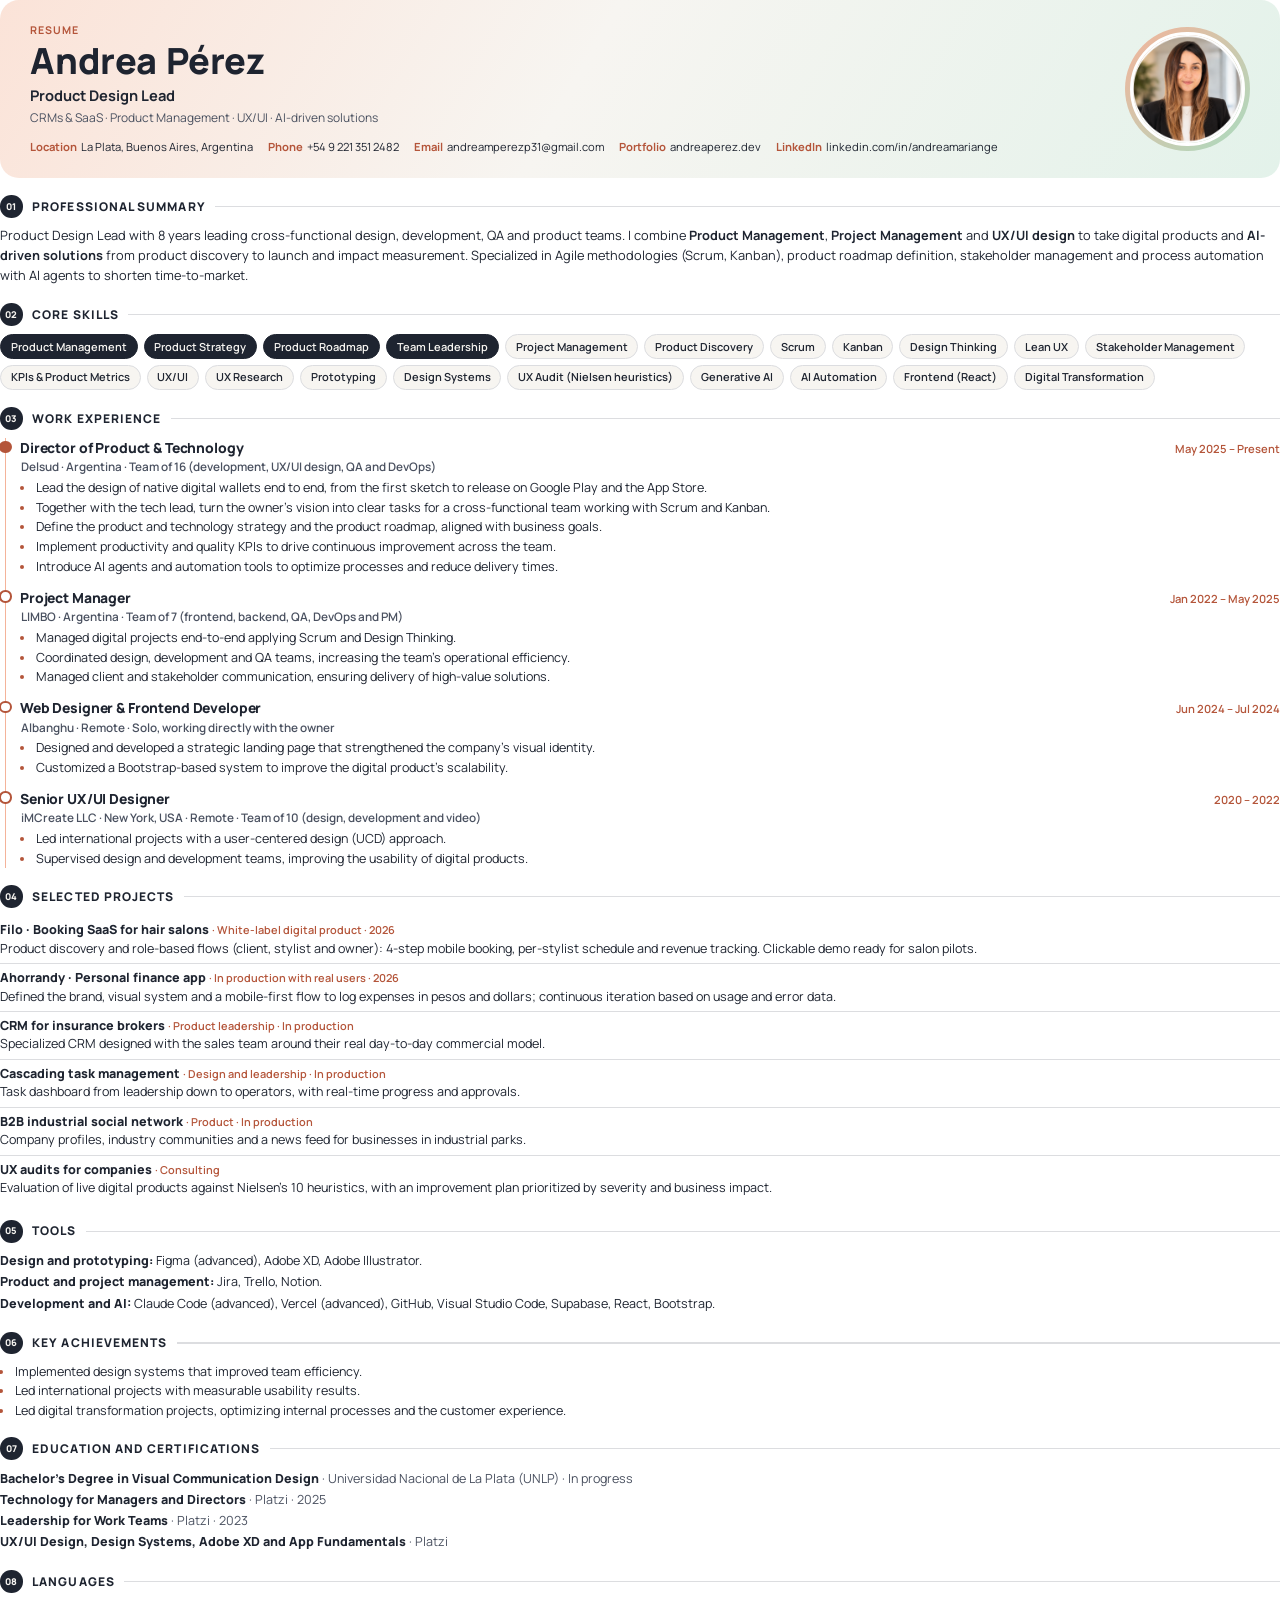
<file: cv/cv-en.html>
<!DOCTYPE html>
<html lang="en">
<head>
<meta charset="utf-8">
<title>CV Andrea Pérez - Product Design Lead</title>
<meta name="author" content="Andrea Pérez">
<meta name="keywords" content="Product Manager, Product Management, Project Manager, Product Design Lead, Product Designer, Scrum, UX/UI, AI">
<link rel="stylesheet" href="cv.css">
</head>
<body>

<header class="hero">
  <div class="hero-text">
    <div class="kicker">Resume</div>
    <h1>Andrea Pérez</h1>
    <p class="headline">Product Design Lead</p>
    <p class="subline">CRMs &amp; SaaS · Product Management · UX/UI · AI-driven solutions</p>
    <p class="contact">
      <span><b>Location</b>La Plata, Buenos Aires, Argentina</span>
      <span><b>Phone</b>+54 9 221 351 2482</span>
      <span><b>Email</b>andreamperezp31@gmail.com</span>
      <span><b>Portfolio</b>andreaperez.dev</span>
      <span><b>LinkedIn</b>linkedin.com/in/andreamariange</span>
    </p>
  </div>
  <div class="photo"><img src="../assets/img/andrea-perez.png" alt="Andrea Pérez"></div>
</header>

<section>
  <h2><span class="n">01</span>Professional summary</h2>
  <p class="summary">Product Design Lead with 8 years leading cross-functional design, development, QA and product teams. I combine <strong>Product Management</strong>, <strong>Project Management</strong> and <strong>UX/UI design</strong> to take digital products and <strong>AI-driven solutions</strong> from product discovery to launch and impact measurement. Specialized in Agile methodologies (Scrum, Kanban), product roadmap definition, stakeholder management and process automation with AI agents to shorten time-to-market.</p>
</section>

<section>
  <h2><span class="n">02</span>Core skills</h2>
  <ul class="chips">
    <li class="hl">Product Management</li>
    <li class="hl">Product Strategy</li>
    <li class="hl">Product Roadmap</li>
    <li class="hl">Team Leadership</li>
    <li>Project Management</li>
    <li>Product Discovery</li>
    <li>Scrum</li>
    <li>Kanban</li>
    <li>Design Thinking</li>
    <li>Lean UX</li>
    <li>Stakeholder Management</li>
    <li>KPIs &amp; Product Metrics</li>
    <li>UX/UI</li>
    <li>UX Research</li>
    <li>Prototyping</li>
    <li>Design Systems</li>
    <li>UX Audit (Nielsen heuristics)</li>
    <li>Generative AI</li>
    <li>AI Automation</li>
    <li>Frontend (React)</li>
    <li>Digital Transformation</li>
  </ul>
</section>

<section>
  <h2><span class="n">03</span>Work experience</h2>
  <div class="jobs">
    <article class="job current">
      <div class="job-head"><h3>Director of Product &amp; Technology</h3><span class="dates">May 2025 – Present</span></div>
      <p class="org">Delsud · Argentina · Team of 16 (development, UX/UI design, QA and DevOps)</p>
      <ul class="bullets">
        <li>Lead the design of native digital wallets end to end, from the first sketch to release on Google Play and the App Store.</li>
        <li>Together with the tech lead, turn the owner’s vision into clear tasks for a cross-functional team working with Scrum and Kanban.</li>
        <li>Define the product and technology strategy and the product roadmap, aligned with business goals.</li>
        <li>Implement productivity and quality KPIs to drive continuous improvement across the team.</li>
        <li>Introduce AI agents and automation tools to optimize processes and reduce delivery times.</li>
      </ul>
    </article>
    <article class="job">
      <div class="job-head"><h3>Project Manager</h3><span class="dates">Jan 2022 – May 2025</span></div>
      <p class="org">LIMBO · Argentina · Team of 7 (frontend, backend, QA, DevOps and PM)</p>
      <ul class="bullets">
        <li>Managed digital projects end-to-end applying Scrum and Design Thinking.</li>
        <li>Coordinated design, development and QA teams, increasing the team’s operational efficiency.</li>
        <li>Managed client and stakeholder communication, ensuring delivery of high-value solutions.</li>
      </ul>
    </article>
    <article class="job">
      <div class="job-head"><h3>Web Designer &amp; Frontend Developer</h3><span class="dates">Jun 2024 – Jul 2024</span></div>
      <p class="org">Albanghu · Remote · Solo, working directly with the owner</p>
      <ul class="bullets">
        <li>Designed and developed a strategic landing page that strengthened the company’s visual identity.</li>
        <li>Customized a Bootstrap-based system to improve the digital product’s scalability.</li>
      </ul>
    </article>
    <article class="job">
      <div class="job-head"><h3>Senior UX/UI Designer</h3><span class="dates">2020 – 2022</span></div>
      <p class="org">iMCreate LLC · New York, USA · Remote · Team of 10 (design, development and video)</p>
      <ul class="bullets">
        <li>Led international projects with a user-centered design (UCD) approach.</li>
        <li>Supervised design and development teams, improving the usability of digital products.</li>
      </ul>
    </article>
  </div>
</section>

<section>
  <h2><span class="n">04</span>Selected projects</h2>
  <ul class="projects">
    <li><span class="pt">Filo · Booking SaaS for hair salons</span> <span class="pm">· White-label digital product · 2026</span><br>Product discovery and role-based flows (client, stylist and owner): 4-step mobile booking, per-stylist schedule and revenue tracking. Clickable demo ready for salon pilots.</li>
    <li><span class="pt">Ahorrandy · Personal finance app</span> <span class="pm">· In production with real users · 2026</span><br>Defined the brand, visual system and a mobile-first flow to log expenses in pesos and dollars; continuous iteration based on usage and error data.</li>
    <li><span class="pt">CRM for insurance brokers</span> <span class="pm">· Product leadership · In production</span><br>Specialized CRM designed with the sales team around their real day-to-day commercial model.</li>
    <li><span class="pt">Cascading task management</span> <span class="pm">· Design and leadership · In production</span><br>Task dashboard from leadership down to operators, with real-time progress and approvals.</li>
    <li><span class="pt">B2B industrial social network</span> <span class="pm">· Product · In production</span><br>Company profiles, industry communities and a news feed for businesses in industrial parks.</li>
    <li><span class="pt">UX audits for companies</span> <span class="pm">· Consulting</span><br>Evaluation of live digital products against Nielsen’s 10 heuristics, with an improvement plan prioritized by severity and business impact.</li>
  </ul>
</section>

<section>
  <h2><span class="n">05</span>Tools</h2>
  <ul class="rows">
    <li><b>Design and prototyping:</b> Figma (advanced), Adobe XD, Adobe Illustrator.</li>
    <li><b>Product and project management:</b> Jira, Trello, Notion.</li>
    <li><b>Development and AI:</b> Claude Code (advanced), Vercel (advanced), GitHub, Visual Studio Code, Supabase, React, Bootstrap.</li>
  </ul>
</section>

<section>
  <h2><span class="n">06</span>Key achievements</h2>
  <ul class="bullets">
    <li>Implemented design systems that improved team efficiency.</li>
    <li>Led international projects with measurable usability results.</li>
    <li>Led digital transformation projects, optimizing internal processes and the customer experience.</li>
  </ul>
</section>

<section>
  <h2><span class="n">07</span>Education and certifications</h2>
  <ul class="rows">
    <li><b>Bachelor’s Degree in Visual Communication Design</b> <span class="muted">· Universidad Nacional de La Plata (UNLP) · In progress</span></li>
    <li><b>Technology for Managers and Directors</b> <span class="muted">· Platzi · 2025</span></li>
    <li><b>Leadership for Work Teams</b> <span class="muted">· Platzi · 2023</span></li>
    <li><b>UX/UI Design, Design Systems, Adobe XD and App Fundamentals</b> <span class="muted">· Platzi</span></li>
  </ul>
</section>

<section>
  <h2><span class="n">08</span>Languages</h2>
  <ul class="rows">
    <li><b>Spanish:</b> native · <b>English:</b> basic</li>
  </ul>
</section>

</body>
</html>
</file>
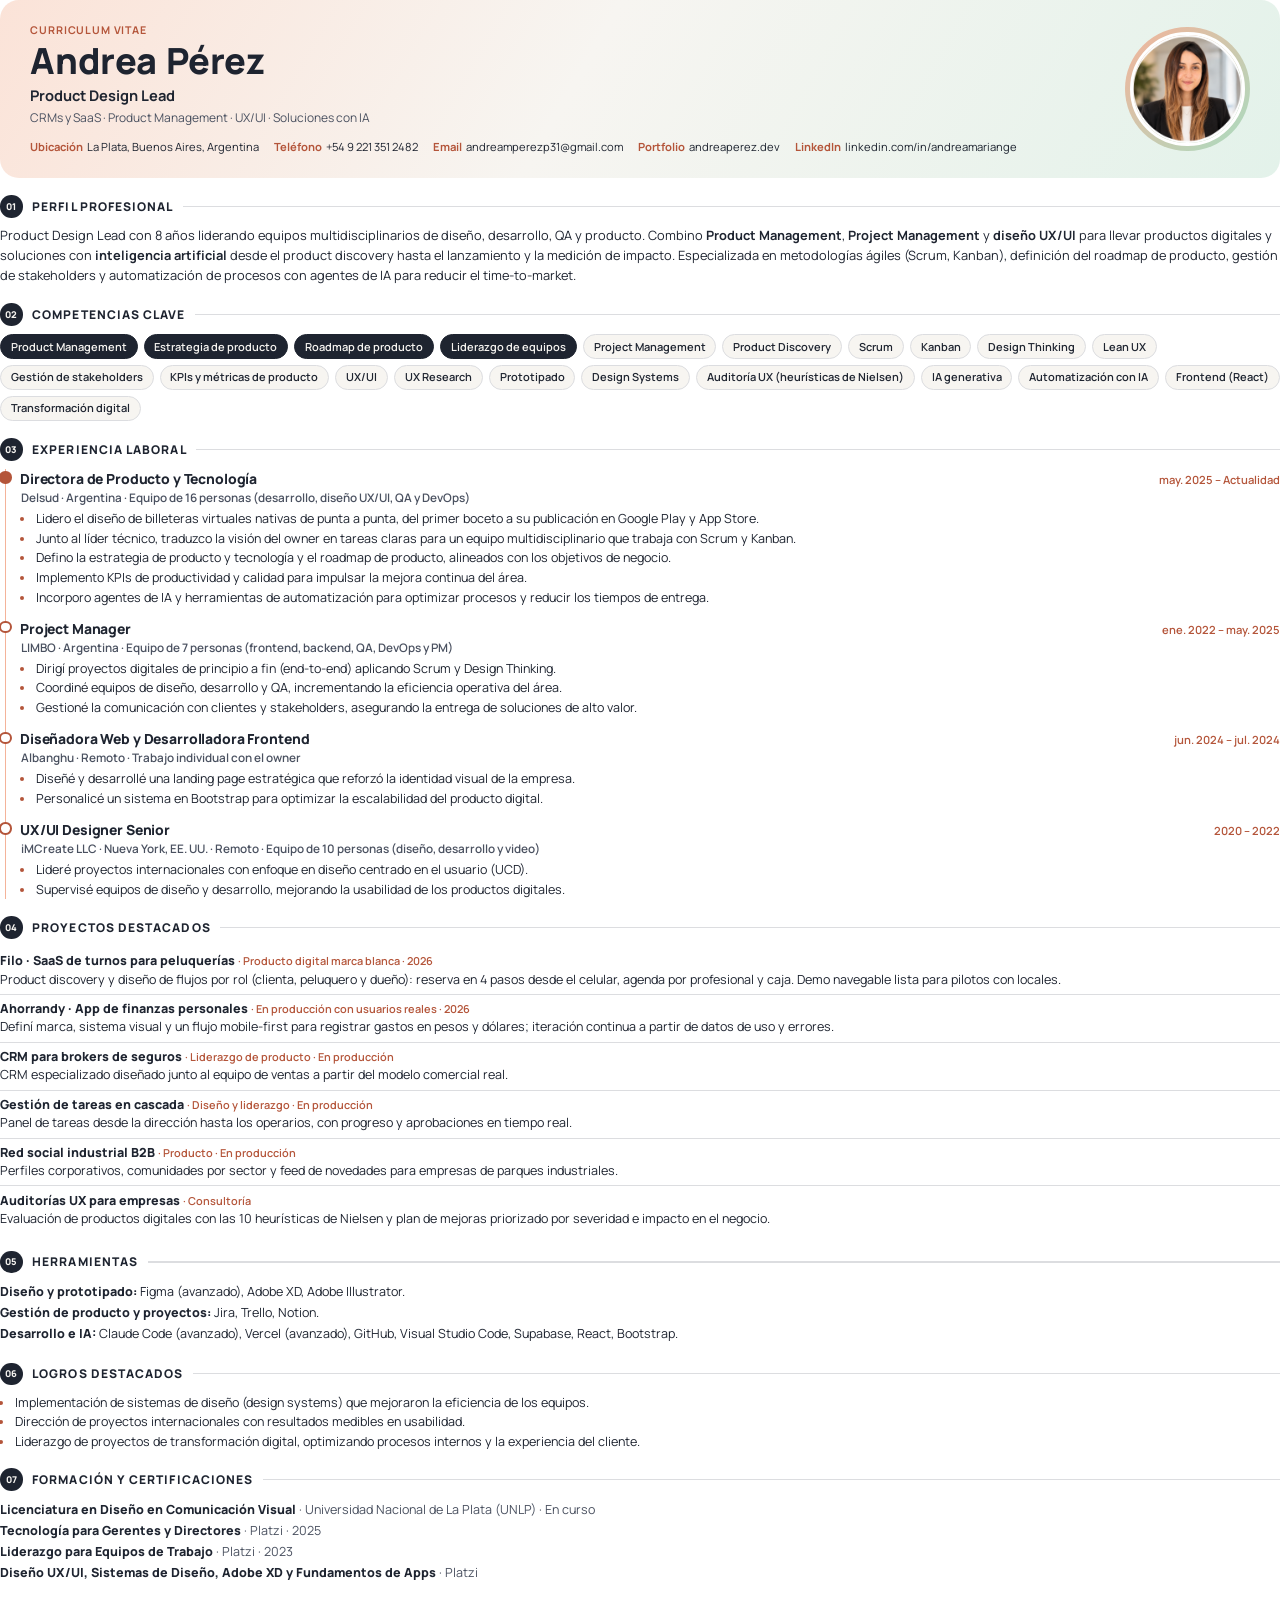
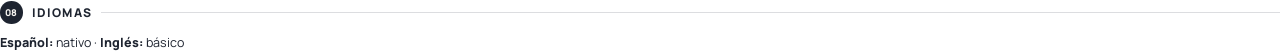
<file: cv/cv-es.html>
<!DOCTYPE html>
<html lang="es">
<head>
<meta charset="utf-8">
<title>CV Andrea Pérez - Product Design Lead</title>
<meta name="author" content="Andrea Pérez">
<meta name="keywords" content="Product Manager, Product Management, Project Manager, Product Design Lead, Product Designer, Scrum, UX/UI, IA">
<link rel="stylesheet" href="cv.css">
</head>
<body>

<header class="hero">
  <div class="hero-text">
    <div class="kicker">Curriculum Vitae</div>
    <h1>Andrea Pérez</h1>
    <p class="headline">Product Design Lead</p>
    <p class="subline">CRMs y SaaS · Product Management · UX/UI · Soluciones con IA</p>
    <p class="contact">
      <span><b>Ubicación</b>La Plata, Buenos Aires, Argentina</span>
      <span><b>Teléfono</b>+54 9 221 351 2482</span>
      <span><b>Email</b>andreamperezp31@gmail.com</span>
      <span><b>Portfolio</b>andreaperez.dev</span>
      <span><b>LinkedIn</b>linkedin.com/in/andreamariange</span>
    </p>
  </div>
  <div class="photo"><img src="../assets/img/andrea-perez.png" alt="Andrea Pérez"></div>
</header>

<section>
  <h2><span class="n">01</span>Perfil profesional</h2>
  <p class="summary">Product Design Lead con 8 años liderando equipos multidisciplinarios de diseño, desarrollo, QA y producto. Combino <strong>Product Management</strong>, <strong>Project Management</strong> y <strong>diseño UX/UI</strong> para llevar productos digitales y soluciones con <strong>inteligencia artificial</strong> desde el product discovery hasta el lanzamiento y la medición de impacto. Especializada en metodologías ágiles (Scrum, Kanban), definición del roadmap de producto, gestión de stakeholders y automatización de procesos con agentes de IA para reducir el time-to-market.</p>
</section>

<section>
  <h2><span class="n">02</span>Competencias clave</h2>
  <ul class="chips">
    <li class="hl">Product Management</li>
    <li class="hl">Estrategia de producto</li>
    <li class="hl">Roadmap de producto</li>
    <li class="hl">Liderazgo de equipos</li>
    <li>Project Management</li>
    <li>Product Discovery</li>
    <li>Scrum</li>
    <li>Kanban</li>
    <li>Design Thinking</li>
    <li>Lean UX</li>
    <li>Gestión de stakeholders</li>
    <li>KPIs y métricas de producto</li>
    <li>UX/UI</li>
    <li>UX Research</li>
    <li>Prototipado</li>
    <li>Design Systems</li>
    <li>Auditoría UX (heurísticas de Nielsen)</li>
    <li>IA generativa</li>
    <li>Automatización con IA</li>
    <li>Frontend (React)</li>
    <li>Transformación digital</li>
  </ul>
</section>

<section>
  <h2><span class="n">03</span>Experiencia laboral</h2>
  <div class="jobs">
    <article class="job current">
      <div class="job-head"><h3>Directora de Producto y Tecnología</h3><span class="dates">may. 2025 – Actualidad</span></div>
      <p class="org">Delsud · Argentina · Equipo de 16 personas (desarrollo, diseño UX/UI, QA y DevOps)</p>
      <ul class="bullets">
        <li>Lidero el diseño de billeteras virtuales nativas de punta a punta, del primer boceto a su publicación en Google Play y App Store.</li>
        <li>Junto al líder técnico, traduzco la visión del owner en tareas claras para un equipo multidisciplinario que trabaja con Scrum y Kanban.</li>
        <li>Defino la estrategia de producto y tecnología y el roadmap de producto, alineados con los objetivos de negocio.</li>
        <li>Implemento KPIs de productividad y calidad para impulsar la mejora continua del área.</li>
        <li>Incorporo agentes de IA y herramientas de automatización para optimizar procesos y reducir los tiempos de entrega.</li>
      </ul>
    </article>
    <article class="job">
      <div class="job-head"><h3>Project Manager</h3><span class="dates">ene. 2022 – may. 2025</span></div>
      <p class="org">LIMBO · Argentina · Equipo de 7 personas (frontend, backend, QA, DevOps y PM)</p>
      <ul class="bullets">
        <li>Dirigí proyectos digitales de principio a fin (end-to-end) aplicando Scrum y Design Thinking.</li>
        <li>Coordiné equipos de diseño, desarrollo y QA, incrementando la eficiencia operativa del área.</li>
        <li>Gestioné la comunicación con clientes y stakeholders, asegurando la entrega de soluciones de alto valor.</li>
      </ul>
    </article>
    <article class="job">
      <div class="job-head"><h3>Diseñadora Web y Desarrolladora Frontend</h3><span class="dates">jun. 2024 – jul. 2024</span></div>
      <p class="org">Albanghu · Remoto · Trabajo individual con el owner</p>
      <ul class="bullets">
        <li>Diseñé y desarrollé una landing page estratégica que reforzó la identidad visual de la empresa.</li>
        <li>Personalicé un sistema en Bootstrap para optimizar la escalabilidad del producto digital.</li>
      </ul>
    </article>
    <article class="job">
      <div class="job-head"><h3>UX/UI Designer Senior</h3><span class="dates">2020 – 2022</span></div>
      <p class="org">iMCreate LLC · Nueva York, EE. UU. · Remoto · Equipo de 10 personas (diseño, desarrollo y video)</p>
      <ul class="bullets">
        <li>Lideré proyectos internacionales con enfoque en diseño centrado en el usuario (UCD).</li>
        <li>Supervisé equipos de diseño y desarrollo, mejorando la usabilidad de los productos digitales.</li>
      </ul>
    </article>
  </div>
</section>

<section>
  <h2><span class="n">04</span>Proyectos destacados</h2>
  <ul class="projects">
    <li><span class="pt">Filo · SaaS de turnos para peluquerías</span> <span class="pm">· Producto digital marca blanca · 2026</span><br>Product discovery y diseño de flujos por rol (clienta, peluquero y dueño): reserva en 4 pasos desde el celular, agenda por profesional y caja. Demo navegable lista para pilotos con locales.</li>
    <li><span class="pt">Ahorrandy · App de finanzas personales</span> <span class="pm">· En producción con usuarios reales · 2026</span><br>Definí marca, sistema visual y un flujo mobile-first para registrar gastos en pesos y dólares; iteración continua a partir de datos de uso y errores.</li>
    <li><span class="pt">CRM para brokers de seguros</span> <span class="pm">· Liderazgo de producto · En producción</span><br>CRM especializado diseñado junto al equipo de ventas a partir del modelo comercial real.</li>
    <li><span class="pt">Gestión de tareas en cascada</span> <span class="pm">· Diseño y liderazgo · En producción</span><br>Panel de tareas desde la dirección hasta los operarios, con progreso y aprobaciones en tiempo real.</li>
    <li><span class="pt">Red social industrial B2B</span> <span class="pm">· Producto · En producción</span><br>Perfiles corporativos, comunidades por sector y feed de novedades para empresas de parques industriales.</li>
    <li><span class="pt">Auditorías UX para empresas</span> <span class="pm">· Consultoría</span><br>Evaluación de productos digitales con las 10 heurísticas de Nielsen y plan de mejoras priorizado por severidad e impacto en el negocio.</li>
  </ul>
</section>

<section>
  <h2><span class="n">05</span>Herramientas</h2>
  <ul class="rows">
    <li><b>Diseño y prototipado:</b> Figma (avanzado), Adobe XD, Adobe Illustrator.</li>
    <li><b>Gestión de producto y proyectos:</b> Jira, Trello, Notion.</li>
    <li><b>Desarrollo e IA:</b> Claude Code (avanzado), Vercel (avanzado), GitHub, Visual Studio Code, Supabase, React, Bootstrap.</li>
  </ul>
</section>

<section>
  <h2><span class="n">06</span>Logros destacados</h2>
  <ul class="bullets">
    <li>Implementación de sistemas de diseño (design systems) que mejoraron la eficiencia de los equipos.</li>
    <li>Dirección de proyectos internacionales con resultados medibles en usabilidad.</li>
    <li>Liderazgo de proyectos de transformación digital, optimizando procesos internos y la experiencia del cliente.</li>
  </ul>
</section>

<section>
  <h2><span class="n">07</span>Formación y certificaciones</h2>
  <ul class="rows">
    <li><b>Licenciatura en Diseño en Comunicación Visual</b> <span class="muted">· Universidad Nacional de La Plata (UNLP) · En curso</span></li>
    <li><b>Tecnología para Gerentes y Directores</b> <span class="muted">· Platzi · 2025</span></li>
    <li><b>Liderazgo para Equipos de Trabajo</b> <span class="muted">· Platzi · 2023</span></li>
    <li><b>Diseño UX/UI, Sistemas de Diseño, Adobe XD y Fundamentos de Apps</b> <span class="muted">· Platzi</span></li>
  </ul>
</section>

<section>
  <h2><span class="n">08</span>Idiomas</h2>
  <ul class="rows">
    <li><b>Español:</b> nativo · <b>Inglés:</b> básico</li>
  </ul>
</section>

</body>
</html>
</file>
<file: cv/cv.css>
/* CV · Andrea Pérez — estilos compartidos ES/EN.
   Pensado para ATS: una sola columna, texto real, encabezados estándar, sin tablas ni cuadros de texto. */
@font-face { font-family: Manrope; font-weight: 200 800; src: url("../assets/fonts/manrope-latin.woff2") format("woff2"); unicode-range: U+0000-00FF, U+0131, U+0152-0153, U+02BB-02BC, U+02C6, U+02DA, U+02DC, U+2000-206F, U+20AC, U+2122, U+2191, U+2193, U+2212, U+2215, U+FEFF, U+FFFD; }
@font-face { font-family: Manrope; font-weight: 200 800; src: url("../assets/fonts/manrope-latin-ext.woff2") format("woff2"); unicode-range: U+0100-02AF, U+0304, U+0308, U+0329, U+1E00-1E9F, U+1EF2-1EFF, U+2020, U+20A0-20AB, U+20AD-20C0, U+2113, U+2C60-2C7F, U+A720-A7FF; }

:root {
  --ink: #1E2430;
  --ink-2: #4A5160;
  --line: #DCDDE0;
  --coral: #B4553A;
  --peach: #F4B39A;
  --mint: #A9DCC0;
  --cream: #F7F5F1;
}
@page { size: A4; margin: 12mm 14mm 12mm; }
* { box-sizing: border-box; }
html { -webkit-print-color-adjust: exact; print-color-adjust: exact; }
body { margin: 0; font-family: Manrope, Arial, sans-serif; color: var(--ink); font-size: 9.4pt; line-height: 1.45; background: #fff; }
a { color: inherit; text-decoration: none; }
p { margin: 0; }
ul { margin: 0; padding: 0; list-style: none; }

/* Encabezado */
.hero {
  display: flex; align-items: center; gap: 7mm;
  padding: 6mm 8mm; border-radius: 5mm;
  background: linear-gradient(120deg, #FBE3D8 0%, var(--cream) 45%, #E3F2EA 100%);
}
.hero-text { flex: 1; min-width: 0; }
.kicker { font-size: 8pt; font-weight: 700; letter-spacing: 0.08em; text-transform: uppercase; color: var(--coral); }
h1 { margin: 1mm 0 0; font-size: 27pt; line-height: 1.05; letter-spacing: -0.01em; word-spacing: 0.05em; font-weight: 800; }
.headline { margin-top: 1.5mm; font-size: 11pt; font-weight: 700; }
.subline { margin-top: 0.5mm; font-size: 9pt; color: var(--ink-2); }
.contact { margin-top: 3.5mm; display: flex; flex-wrap: wrap; gap: 1mm 4mm; font-size: 8.4pt; }
.contact span b { font-weight: 700; color: var(--coral); margin-right: 1mm; }
.photo {
  flex: 0 0 33mm; width: 33mm; height: 33mm; border-radius: 50%; padding: 1.3mm;
  background: linear-gradient(135deg, var(--peach), var(--mint));
}
.photo img { display: block; width: 100%; height: 100%; border-radius: 50%; object-fit: cover; border: 1mm solid #fff; }

/* Secciones */
section { margin-top: 4.6mm; }
h2 {
  display: flex; align-items: center; gap: 2.5mm; margin: 0 0 2.2mm;
  font-size: 9pt; font-weight: 800; letter-spacing: 0.09em; text-transform: uppercase;
}
h2::after { content: ""; flex: 1; height: 0.3mm; background: var(--line); }
h2 .n {
  display: inline-grid; place-items: center; width: 6mm; height: 6mm; border-radius: 50%;
  background: var(--ink); color: var(--cream); font-size: 7pt; letter-spacing: 0;
}
.summary { font-size: 9.6pt; line-height: 1.55; }

/* Competencias (palabras clave) */
.chips { display: flex; flex-wrap: wrap; gap: 1.6mm; }
.chips li { padding: 0.9mm 2.6mm; border-radius: 99px; font-size: 8.3pt; font-weight: 600; background: var(--cream); border: 0.25mm solid var(--line); }
.chips li.hl { background: var(--ink); color: var(--cream); border-color: var(--ink); }

/* Experiencia — sin position, para que el orden de lectura del PDF siga el orden visual */
.jobs { margin-left: 1.3mm; padding-left: 4mm; border-left: 0.4mm solid var(--peach); }
.job-head, .org { break-after: avoid; }
.bullets li, .rows li { break-inside: avoid; }
.job + .job { margin-top: 3.2mm; }
.job-head {
  display: flex; justify-content: space-between; align-items: baseline; gap: 4mm;
  margin-left: -5.75mm;
}
.job-head h3::before {
  content: ""; display: inline-block; vertical-align: 0.1mm; width: 2.2mm; height: 2.2mm; margin-right: 2.2mm;
  border-radius: 50%; border: 0.55mm solid var(--coral); background: #fff;
}
.job.current .job-head h3::before { background: var(--coral); }
h3 { margin: 0; font-size: 10.4pt; font-weight: 800; letter-spacing: -0.01em; }
.dates { flex: 0 0 auto; font-size: 8.4pt; font-weight: 600; color: var(--coral); }
.org { font-size: 8.8pt; color: var(--ink-2); font-weight: 600; margin-bottom: 1mm; }
.bullets { padding-left: 3.6mm; list-style: disc; }
.bullets li { margin-top: 0.4mm; padding-left: 0.4mm; }
.bullets li::marker { color: var(--coral); }

/* Proyectos */
.projects li { break-inside: avoid; padding: 1.4mm 0; border-bottom: 0.25mm solid var(--line); }
.projects li:last-child { border-bottom: 0; }
.projects .pt { font-weight: 800; }
.projects .pm { font-size: 8.2pt; font-weight: 600; color: var(--coral); }

/* Listas compactas */
.rows li { padding: 0.4mm 0; }
.rows b { font-weight: 800; }
.muted { color: var(--ink-2); }
</file>
